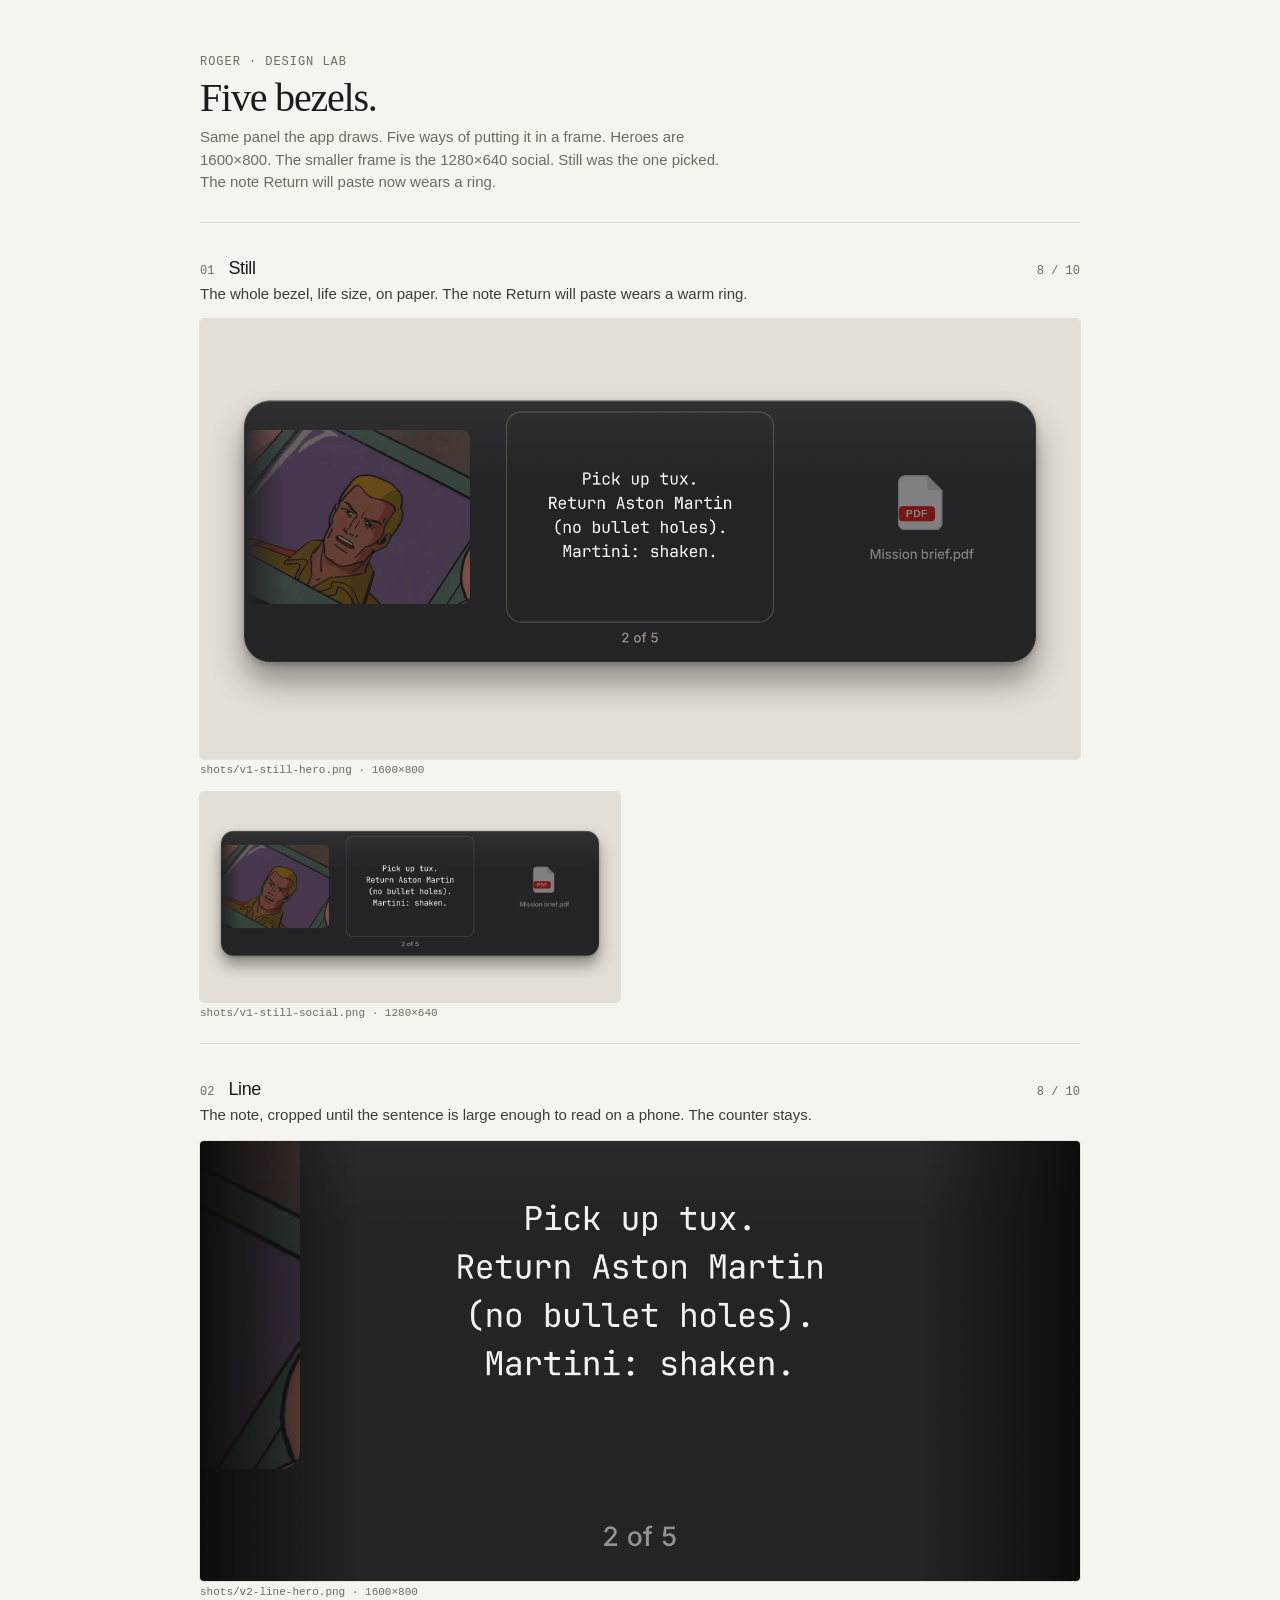
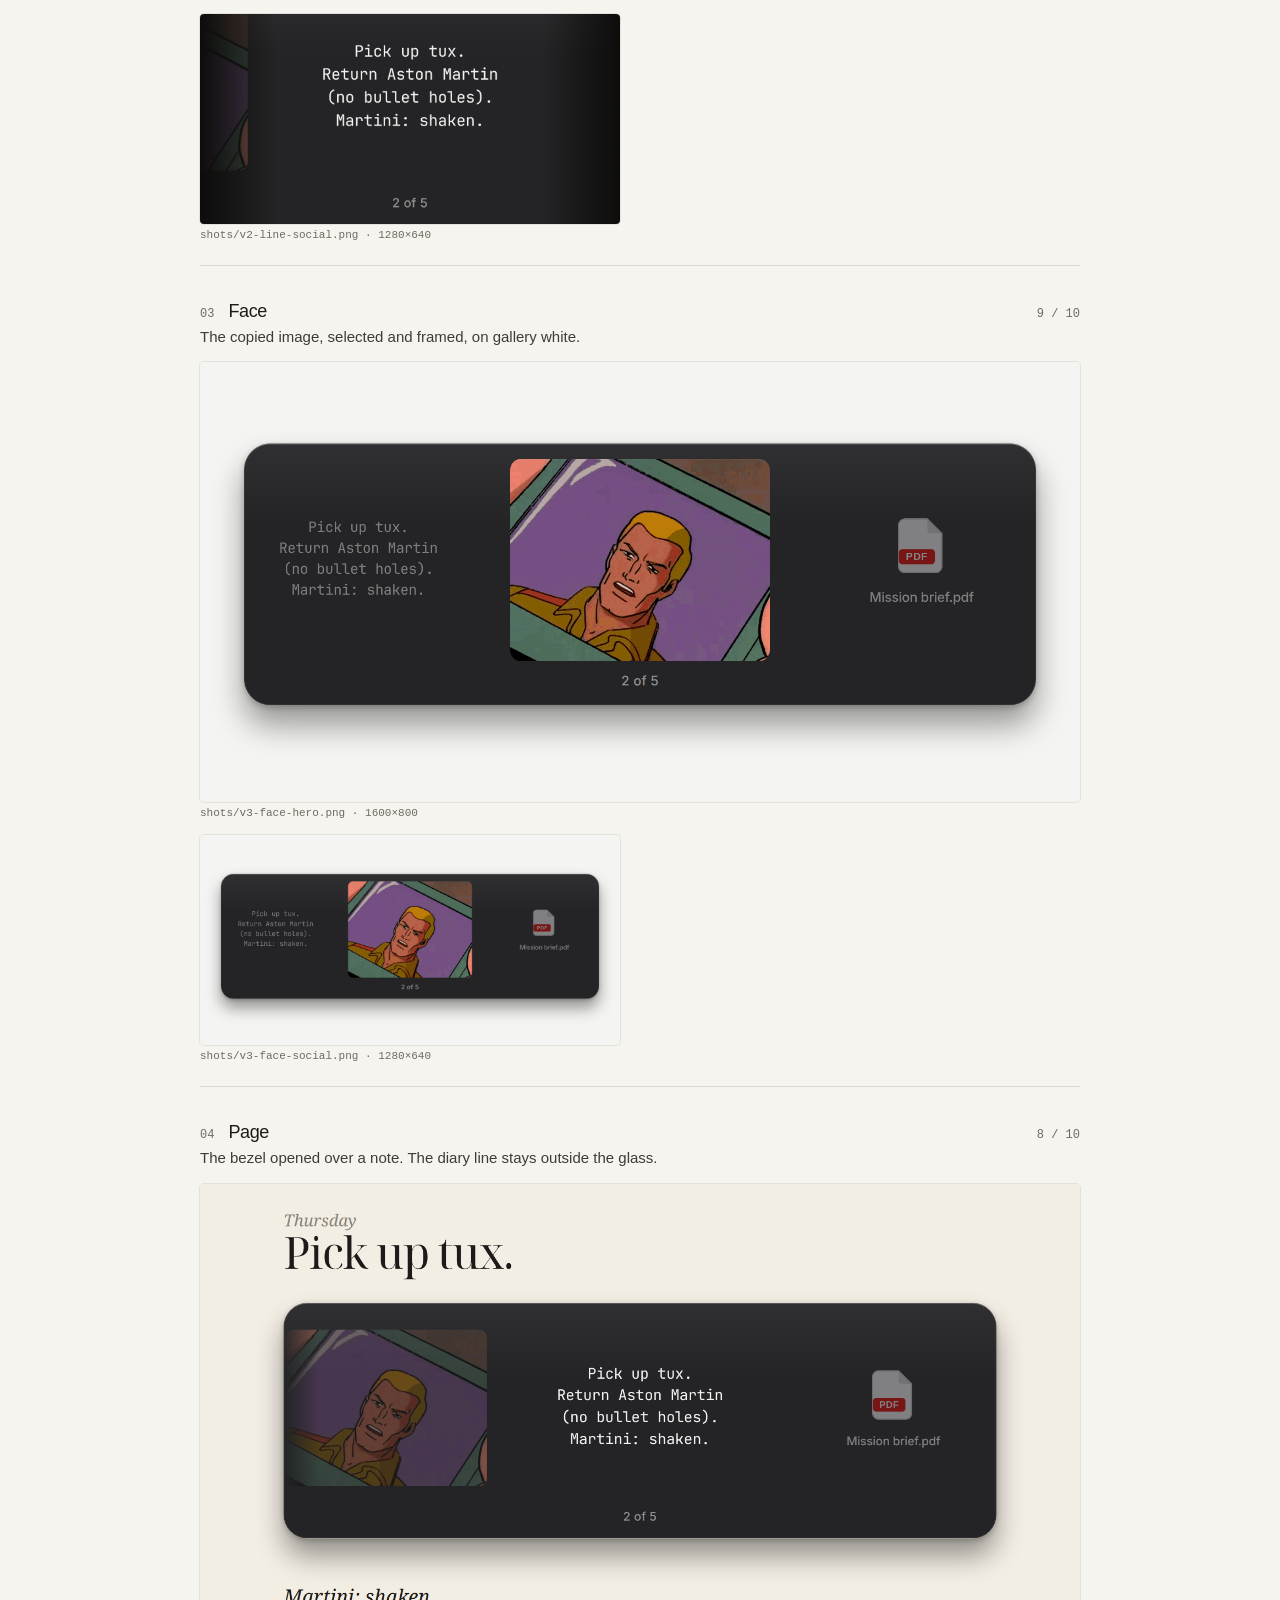
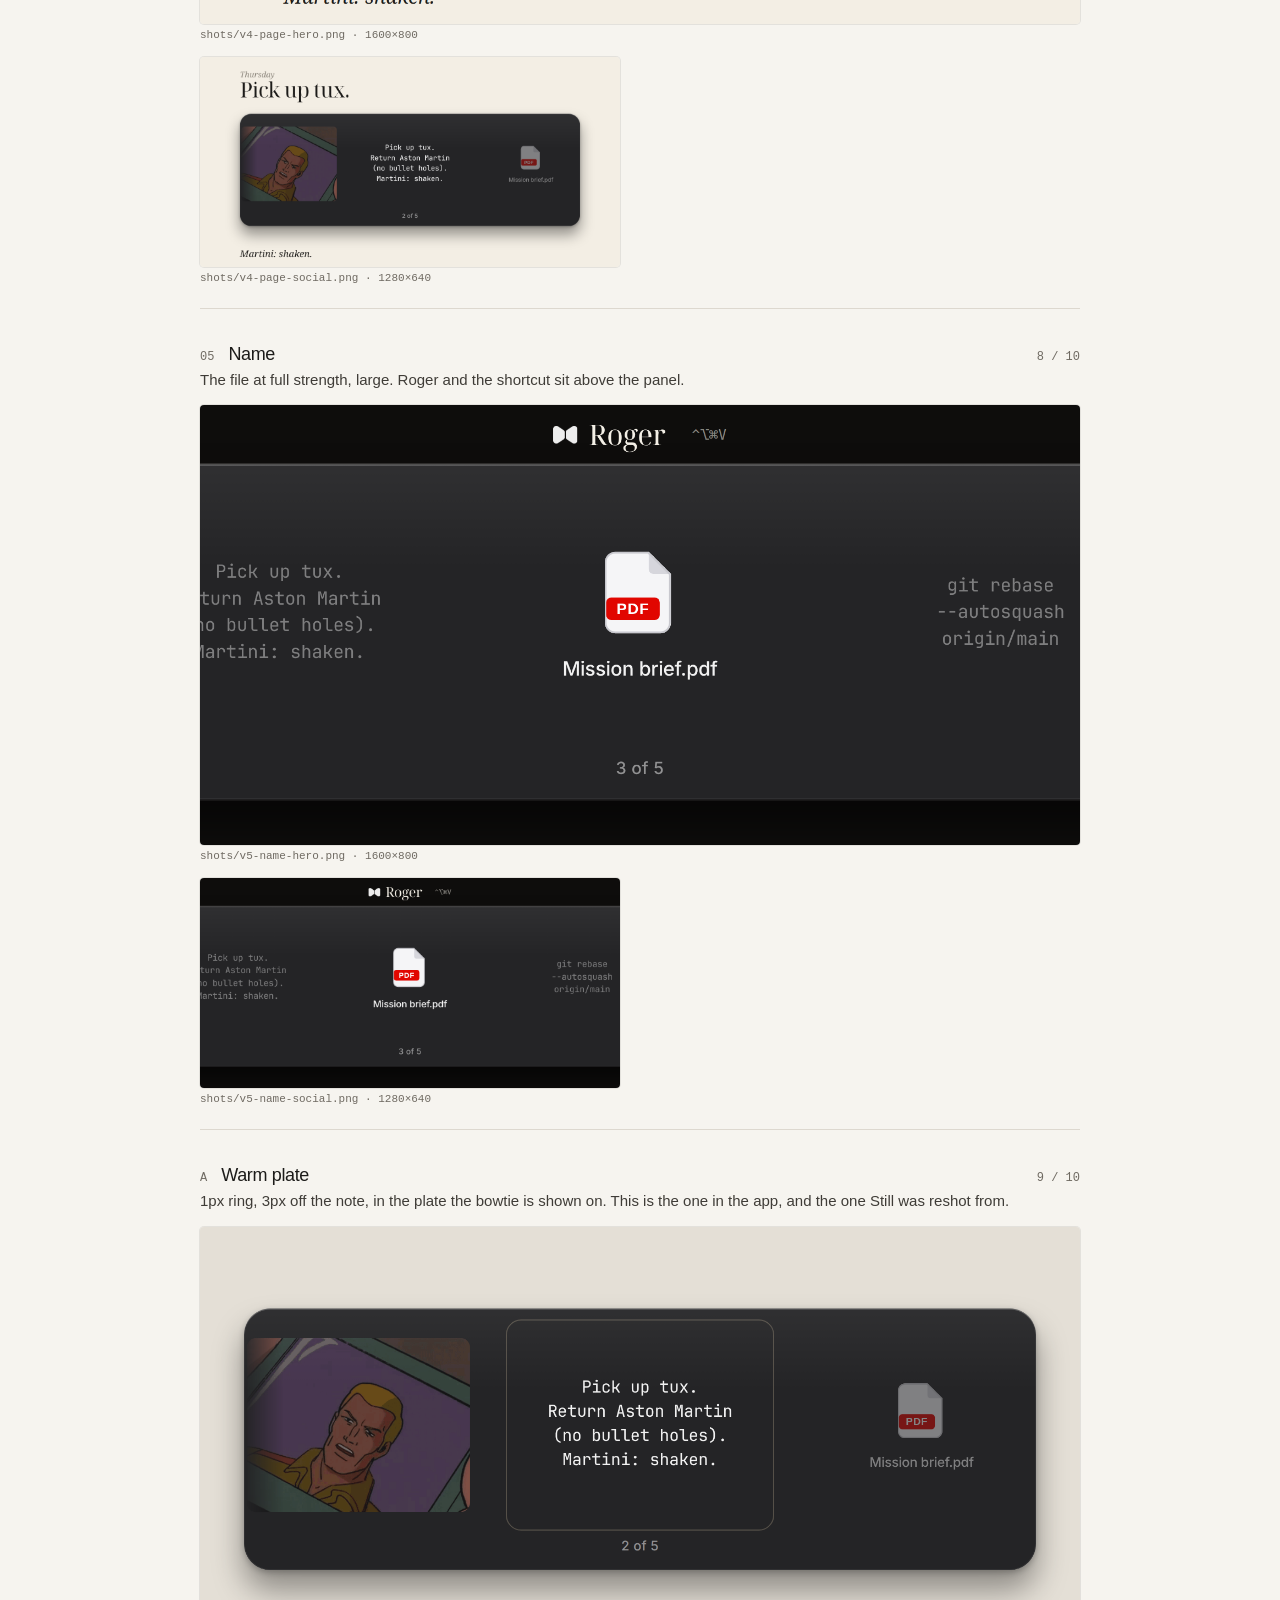
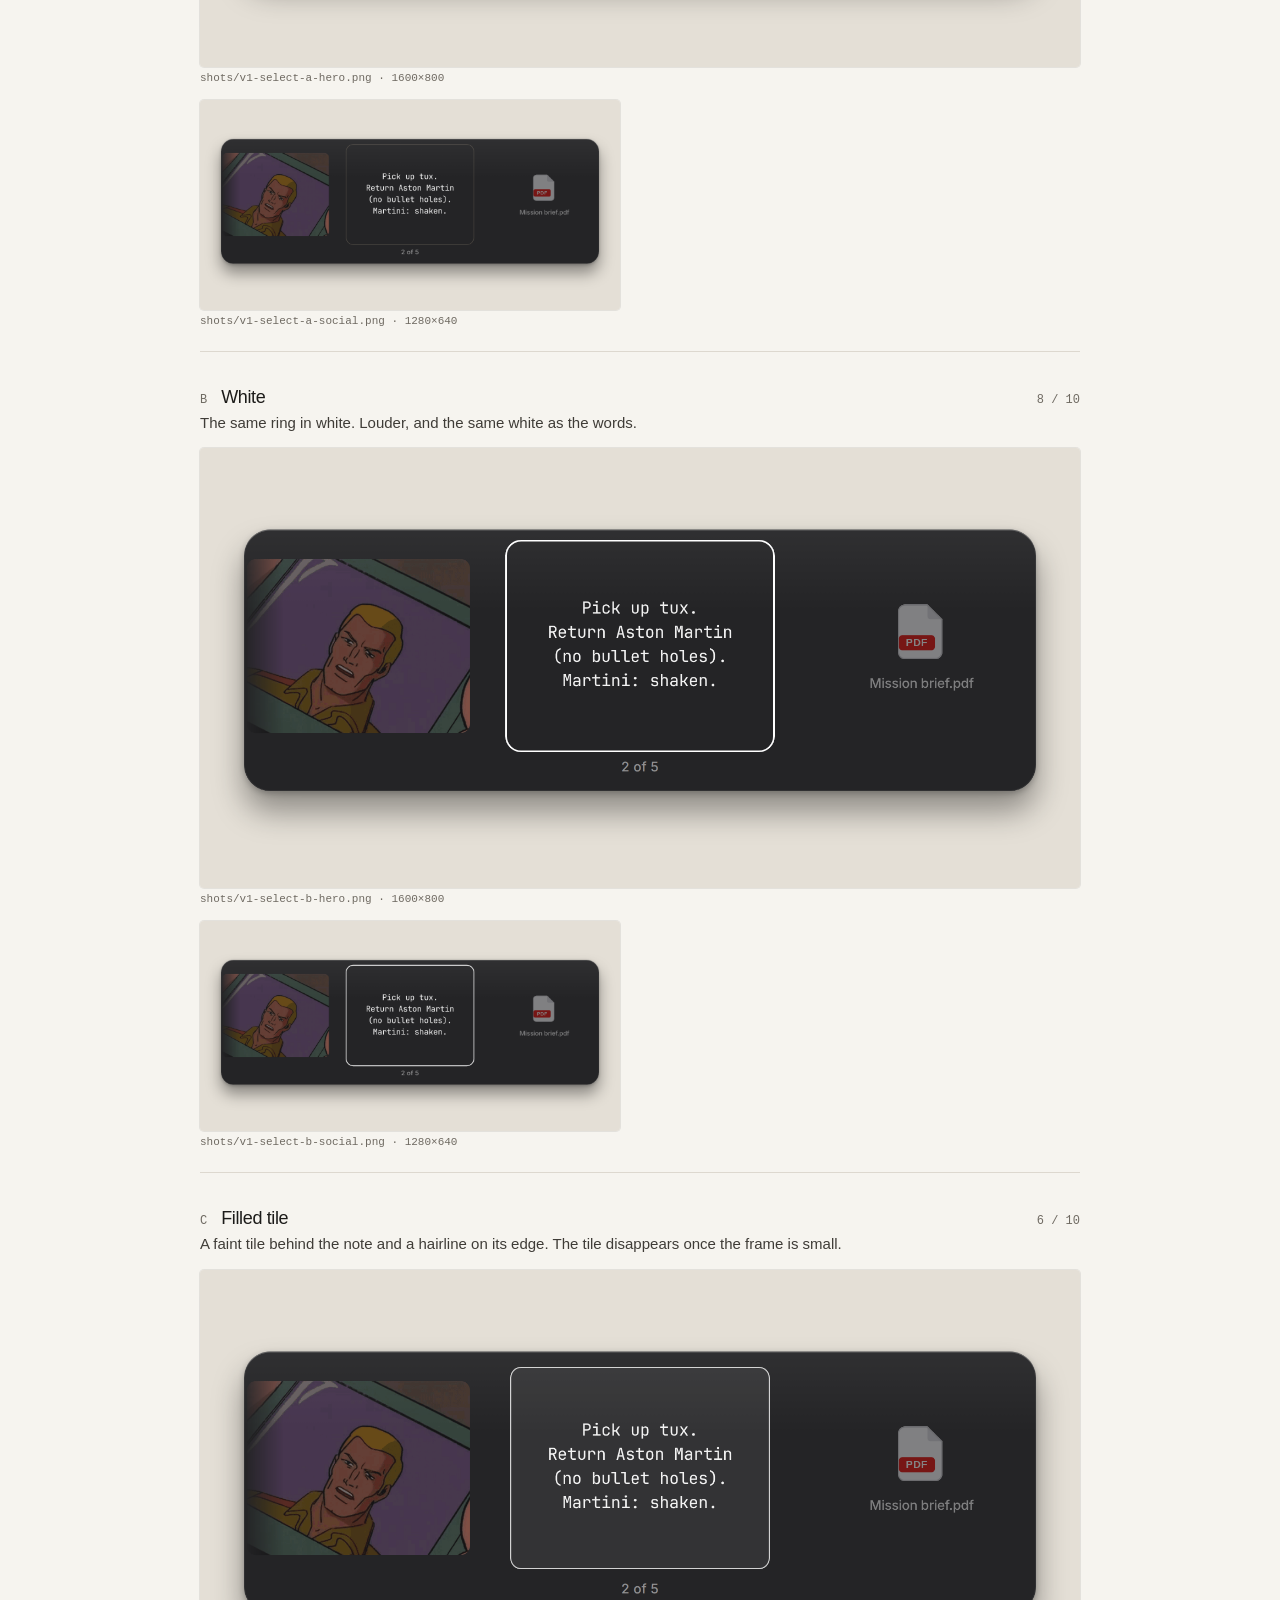
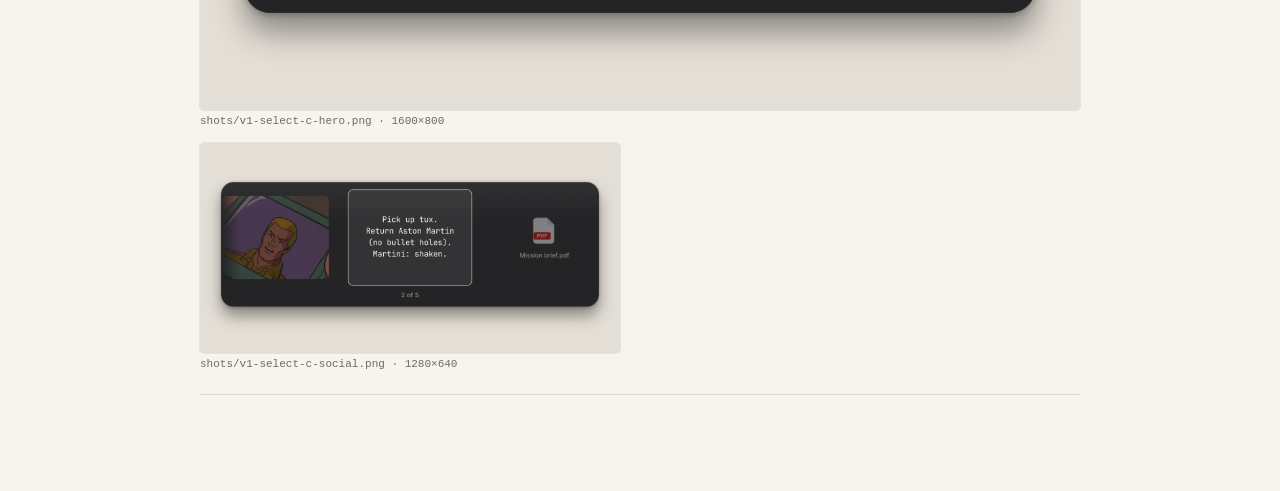
<file: lab/bezel-2/index.html>
<!DOCTYPE html>
<html lang="en">
<head>
<meta charset="utf-8">
<title>Roger · bezel, five ways</title>
<style>
  :root {
    --sans: Inter, -apple-system, "Helvetica Neue", sans-serif;
    --mono: "JetBrains Mono", ui-monospace, monospace;
    --serif: "Noto Serif Display", "Noto Serif", serif;
    --ink: #1C1B19;
    --muted: #6F6A62;
    --line: #DDD8CF;
    --paper: #F6F4EF;
  }
  * { box-sizing: border-box; }
  html, body { margin: 0; background: var(--paper); color: var(--ink); }
  body {
    font: 400 15px/1.5 var(--sans);
    -webkit-font-smoothing: antialiased;
  }
  .sheet { width: 880px; margin: 0 auto; padding: 56px 0 96px; }
  header { padding-bottom: 28px; border-bottom: 1px solid var(--line); }
  .eyebrow {
    margin: 0 0 10px;
    font: 500 12px/1 var(--mono);
    letter-spacing: 0.08em;
    text-transform: uppercase;
    color: var(--muted);
  }
  h1 {
    margin: 0 0 8px;
    font-family: var(--serif);
    font-weight: 400;
    font-size: 40px;
    line-height: 1;
    letter-spacing: -0.03em;
  }
  header p { margin: 0; max-width: 520px; color: var(--muted); }
  article { padding: 36px 0 8px; border-bottom: 1px solid var(--line); }
  .row { display: flex; align-items: baseline; gap: 14px; margin-bottom: 6px; }
  .num { font: 500 12px/1 var(--mono); color: var(--muted); }
  h2 { margin: 0; font: 500 18px/1 var(--sans); letter-spacing: -0.02em; }
  .score { margin-left: auto; font: 500 12px/1 var(--mono); color: var(--muted); }
  .idea { margin: 0 0 14px; color: #3F3C37; }
  figure { margin: 0 0 16px; }
  img { display: block; width: 100%; height: auto; }
  .hero {
    border-radius: 4px;
    box-shadow: 0 0 0 1px rgba(0, 0, 0, 0.08);
  }
  .pair { display: flex; gap: 16px; align-items: flex-end; }
  .social { width: 420px; }
  figcaption {
    margin-top: 6px;
    font: 400 11px/1 var(--mono);
    color: var(--muted);
  }
</style>
</head>
<body>
<div class="sheet">
  <header>
    <p class="eyebrow">Roger · design lab</p>
    <h1>Five bezels.</h1>
    <p>Same panel the app draws. Five ways of putting it in a frame. Heroes are 1600×800. The smaller frame is the 1280×640 social. Still was the one picked. The note Return will paste now wears a ring.</p>
  </header>

  <article>
    <div class="row"><span class="num">01</span><h2>Still</h2><span class="score">8 / 10</span></div>
    <p class="idea">The whole bezel, life size, on paper. The note Return will paste wears a warm ring.</p>
    <figure><img class="hero" src="shots/v1-still-hero.png" alt="Still. Roger's bezel on warm paper. A warm ring sits off the selected note, between a photograph and a PDF."><figcaption>shots/v1-still-hero.png · 1600×800</figcaption></figure>
    <figure class="social"><img class="hero" src="shots/v1-still-social.png" alt="Social crop of Still."><figcaption>shots/v1-still-social.png · 1280×640</figcaption></figure>
  </article>

  <article>
    <div class="row"><span class="num">02</span><h2>Line</h2><span class="score">8 / 10</span></div>
    <p class="idea">The note, cropped until the sentence is large enough to read on a phone. The counter stays.</p>
    <figure><img class="hero" src="shots/v2-line-hero.png" alt="Line. A close crop of the selected note inside the bezel, with the counter 2 of 5."><figcaption>shots/v2-line-hero.png · 1600×800</figcaption></figure>
    <figure class="social"><img class="hero" src="shots/v2-line-social.png" alt="Social crop of Line."><figcaption>shots/v2-line-social.png · 1280×640</figcaption></figure>
  </article>

  <article>
    <div class="row"><span class="num">03</span><h2>Face</h2><span class="score">9 / 10</span></div>
    <p class="idea">The copied image, selected and framed, on gallery white.</p>
    <figure><img class="hero" src="shots/v3-face-hero.png" alt="Face. The bezel with a portrait selected in the centre, a note and a PDF beside it."><figcaption>shots/v3-face-hero.png · 1600×800</figcaption></figure>
    <figure class="social"><img class="hero" src="shots/v3-face-social.png" alt="Social crop of Face."><figcaption>shots/v3-face-social.png · 1280×640</figcaption></figure>
  </article>

  <article>
    <div class="row"><span class="num">04</span><h2>Page</h2><span class="score">8 / 10</span></div>
    <p class="idea">The bezel opened over a note. The diary line stays outside the glass.</p>
    <figure><img class="hero" src="shots/v4-page-hero.png" alt="Page. A typeset Thursday note with the bezel between two lines of the diary."><figcaption>shots/v4-page-hero.png · 1600×800</figcaption></figure>
    <figure class="social"><img class="hero" src="shots/v4-page-social.png" alt="Social crop of Page."><figcaption>shots/v4-page-social.png · 1280×640</figcaption></figure>
  </article>

  <article>
    <div class="row"><span class="num">05</span><h2>Name</h2><span class="score">8 / 10</span></div>
    <p class="idea">The file at full strength, large. Roger and the shortcut sit above the panel.</p>
    <figure><img class="hero" src="shots/v5-name-hero.png" alt="Name. The bezel with a PDF selected, and the word Roger with the shortcut underneath."><figcaption>shots/v5-name-hero.png · 1600×800</figcaption></figure>
    <figure class="social"><img class="hero" src="shots/v5-name-social.png" alt="Social crop of Name."><figcaption>shots/v5-name-social.png · 1280×640</figcaption></figure>
  </article>

  <article>
    <div class="row"><span class="num">A</span><h2>Warm plate</h2><span class="score">9 / 10</span></div>
    <p class="idea">1px ring, 3px off the note, in the plate the bowtie is shown on. This is the one in the app, and the one Still was reshot from.</p>
    <figure><img class="hero" src="shots/v1-select-a-hero.png" alt="Selection A. A warm ring around the selected note, held off the type."><figcaption>shots/v1-select-a-hero.png · 1600×800</figcaption></figure>
    <figure class="social"><img class="hero" src="shots/v1-select-a-social.png" alt="Social crop of selection A."><figcaption>shots/v1-select-a-social.png · 1280×640</figcaption></figure>
  </article>

  <article>
    <div class="row"><span class="num">B</span><h2>White</h2><span class="score">8 / 10</span></div>
    <p class="idea">The same ring in white. Louder, and the same white as the words.</p>
    <figure><img class="hero" src="shots/v1-select-b-hero.png" alt="Selection B. A white ring around the selected note."><figcaption>shots/v1-select-b-hero.png · 1600×800</figcaption></figure>
    <figure class="social"><img class="hero" src="shots/v1-select-b-social.png" alt="Social crop of selection B."><figcaption>shots/v1-select-b-social.png · 1280×640</figcaption></figure>
  </article>

  <article>
    <div class="row"><span class="num">C</span><h2>Filled tile</h2><span class="score">6 / 10</span></div>
    <p class="idea">A faint tile behind the note and a hairline on its edge. The tile disappears once the frame is small.</p>
    <figure><img class="hero" src="shots/v1-select-c-hero.png" alt="Selection C. A faint filled tile and a thin ring on the selected note."><figcaption>shots/v1-select-c-hero.png · 1600×800</figcaption></figure>
    <figure class="social"><img class="hero" src="shots/v1-select-c-social.png" alt="Social crop of selection C."><figcaption>shots/v1-select-c-social.png · 1280×640</figcaption></figure>
  </article>
</div>
</body>
</html>
</file>
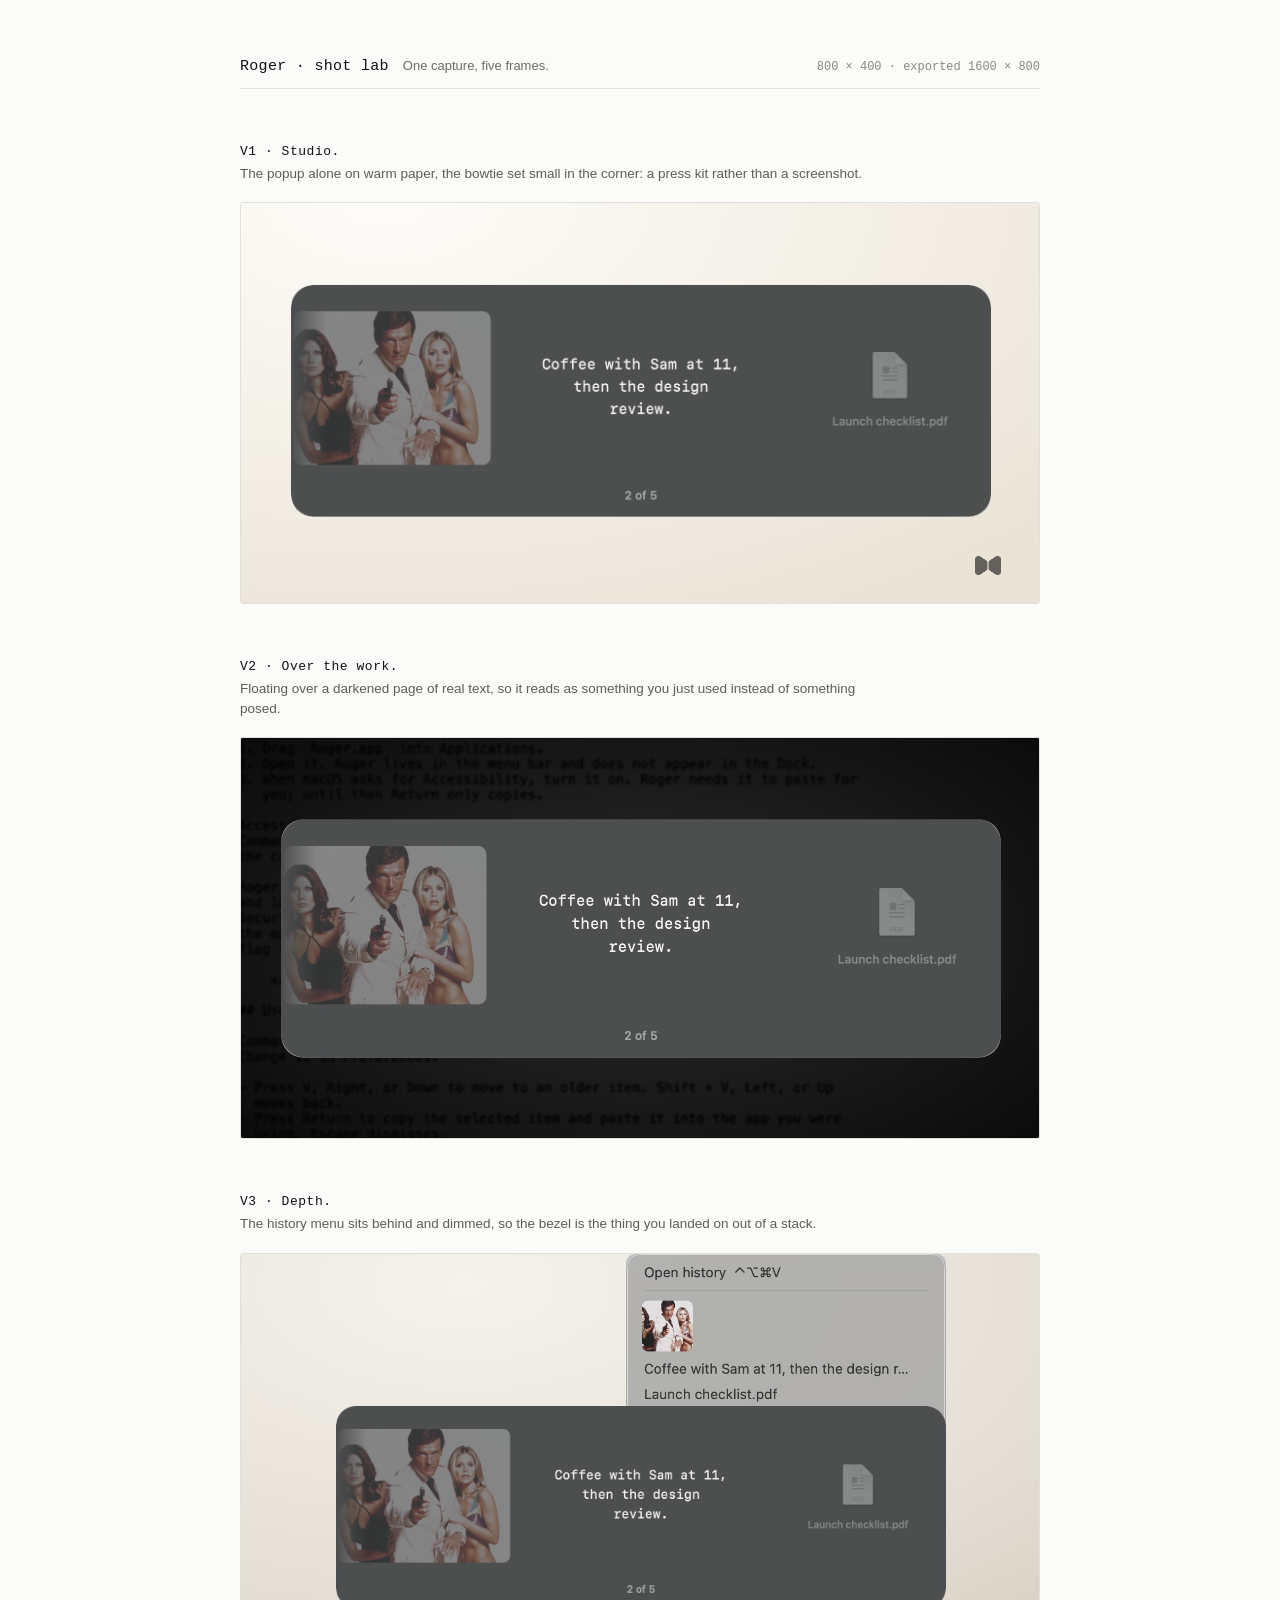
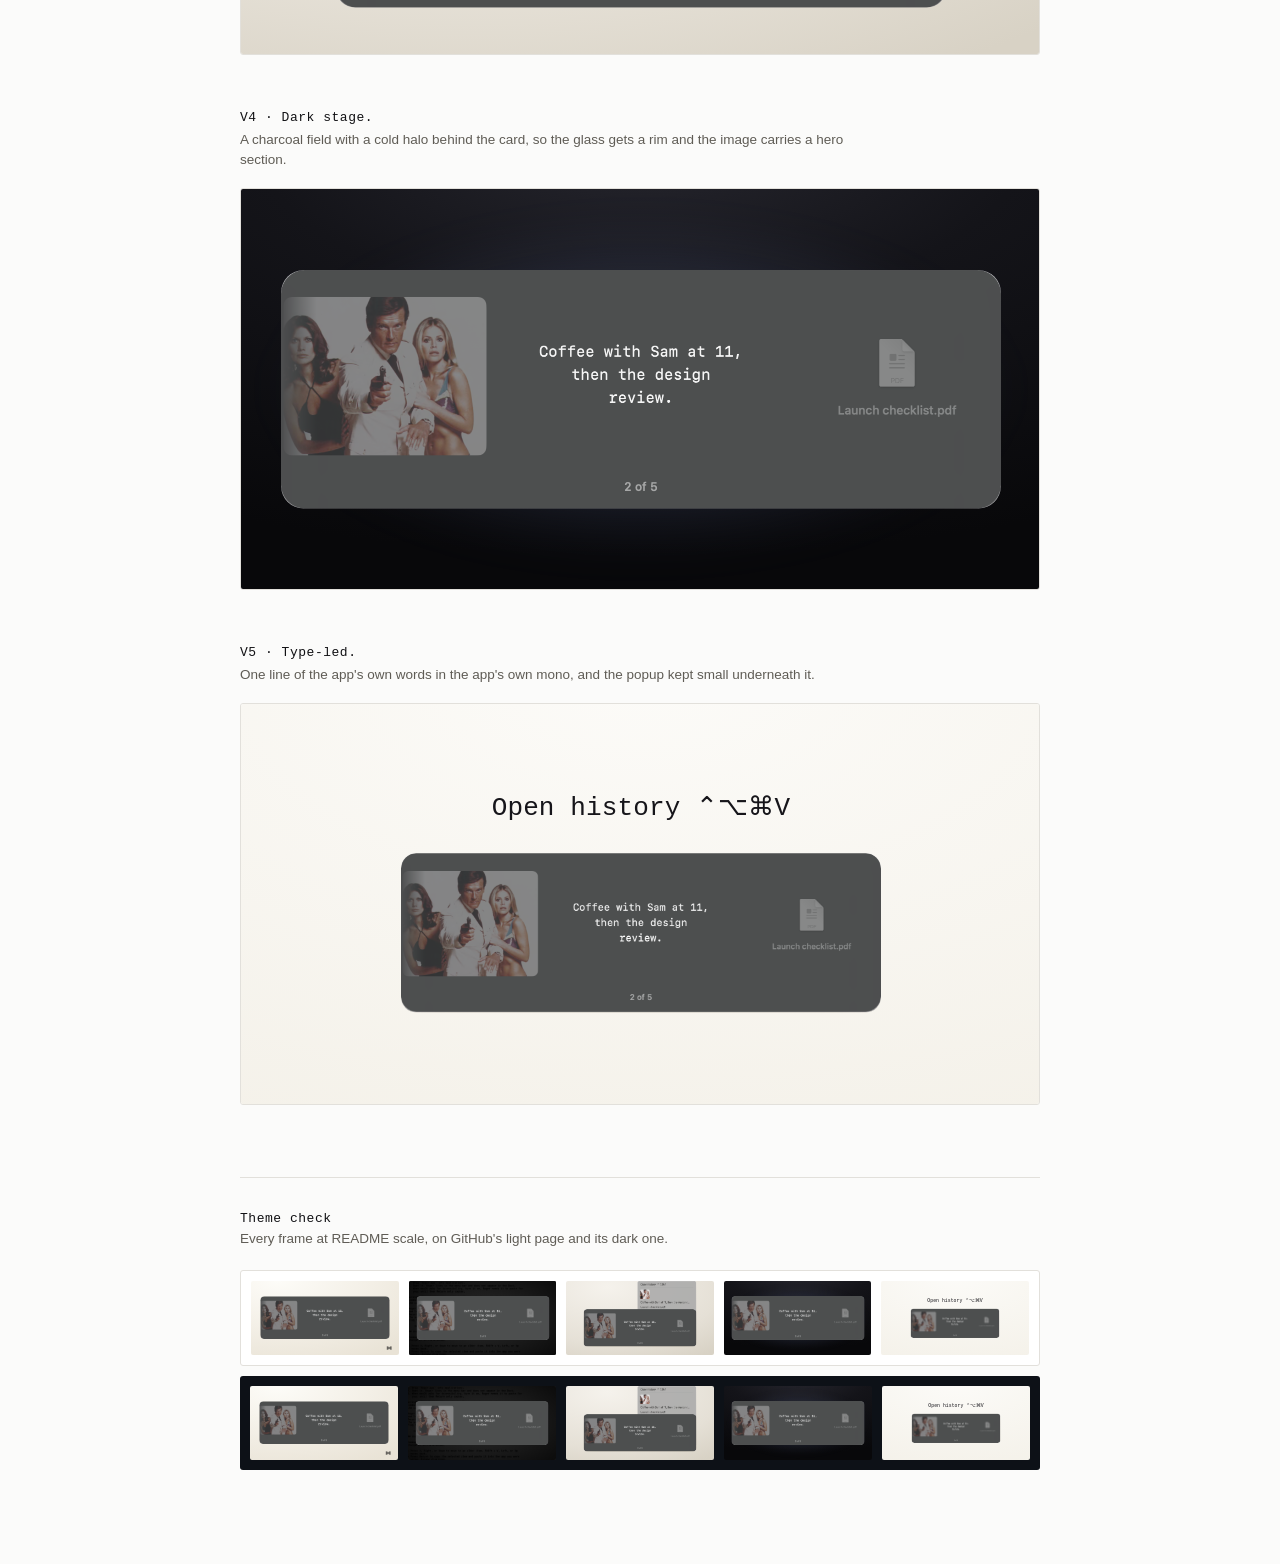
<file: lab/shot-lab.html>
<!DOCTYPE html>
<html lang="en">
<head>
<meta charset="utf-8">
<title>Roger · shot lab</title>
<style>
  :root{
    --mono: ui-monospace, "SF Mono", SFMono-Regular, Menlo, monospace;
    --sans: -apple-system, BlinkMacSystemFont, "Helvetica Neue", Arial, sans-serif;
    --stage-w: 800px;
    --stage-h: 400px;
  }
  *{ box-sizing: border-box; }
  html, body{ margin:0; }
  body{
    background:#FBFBFA;
    color:#111114;
    font: 400 14px/1.5 var(--sans);
    -webkit-font-smoothing: antialiased;
  }
  .wrap{ width:800px; margin:0 auto; padding:56px 0 84px; }
  .mast{ display:flex; align-items:baseline; gap:14px; padding:0 0 12px; border-bottom:1px solid #E2E0DB; }
  .mast h1{ font: 500 15px/1 var(--mono); letter-spacing:.02em; margin:0; }
  .mast p{ margin:0; color:#6E6B64; font-size:13px; }
  .mast .spacer{ margin-left:auto; color:#8C8880; font: 400 12px/1 var(--mono); }

  .entry{ padding:56px 0 0; }
  .tag{ font: 500 13px/1 var(--mono); letter-spacing:.04em; margin:0 0 6px; }
  .idea{ margin:0 0 18px; color:#5F5C55; font-size:13.5px; max-width:640px; }
  .frame{ border:1px solid #E2E0DB; border-radius:3px; overflow:hidden; line-height:0; }

  .stage{
    position:relative;
    width:var(--stage-w); height:var(--stage-h);
    overflow:hidden;
    isolation:isolate;
  }
  .stage img{ display:block; -webkit-user-drag:none; user-select:none; }
  .pop{
    position:absolute;
    width:var(--pw);
    height:auto;
    border-radius: calc(var(--pw) * var(--rf));
    clip-path: inset(0 round calc(var(--pw) * var(--rf)));
  }
  .s1 .pop, .s2 .pop, .s3 .pop, .s4 .pop, .s5 .pop{ --rf: .0310; }

  .s1{ background: radial-gradient(118% 120% at 18% 0%, #FDFCF8 0%, #F3EFE6 54%, #E9E3D6 100%); }
  .s1 .pop{
    --pw: 700px; left:50px; top:82px;
    box-shadow: 0 0 0 1px rgba(56,44,26,.08),
                0 34px 64px -18px rgba(56,44,26,.50),
                0 10px 22px -8px rgba(56,44,26,.28),
                0 1px 2px rgba(56,44,26,.18);
  }
  .s1 .mark{ position:absolute; right:40px; bottom:28px; width:26px; opacity:.62; }

  .s2{ background:#0B0B0C; }
  .s2 .work{
    position:absolute; left:-11px; top:-11px; width:822px; height:422px;
    object-fit:cover;
    filter: brightness(.21) saturate(.3) contrast(1.08) blur(1.1px);
  }
  .s2 .veil{
    position:absolute; inset:0;
    background: radial-gradient(70% 78% at 50% 50%, rgba(0,0,0,.10) 0%, rgba(0,0,0,.80) 100%);
  }
  .s2 .pop{
    --pw: 720px; left:40px; top:81px;
    box-shadow: 0 40px 74px -10px rgba(0,0,0,.92),
                0 10px 24px rgba(0,0,0,.7),
                0 0 0 1px rgba(255,255,255,.08);
  }

  .s3{ background: radial-gradient(112% 112% at 28% 8%, #F5F2EC 0%, #E5E0D6 68%, #D8D2C5 100%); }
  .s3 .menu{
    position:absolute; right:95px; top:0; width:320px;
    border-radius: calc(320px * .026);
    clip-path: inset(0 round calc(320px * .026));
    filter: saturate(.78) brightness(.94);
    opacity:.86;
    box-shadow: 0 26px 52px -20px rgba(50,40,24,.46), 0 6px 14px -6px rgba(50,40,24,.22);
  }
  .s3 .pop{
    --pw: 610px; left:95px; top:152px;
    box-shadow: 0 44px 74px -22px rgba(50,40,24,.50),
                0 12px 24px -12px rgba(50,40,24,.28);
  }

  .s4{ background: radial-gradient(120% 104% at 50% -12%, #26262E 0%, #141419 40%, #08080A 100%); }
  .s4 .glow{
    position:absolute; left:50%; top:50%; width:940px; height:430px;
    transform: translate(-50%,-50%);
    background: radial-gradient(closest-side, rgba(150,176,255,.30), rgba(150,176,255,.08) 54%, rgba(150,176,255,0) 80%);
    filter: blur(20px);
  }
  .s4 .pop{
    --pw: 720px; left:40px; top:81px;
    box-shadow: 0 0 0 1px rgba(255,255,255,.24),
                0 0 58px -6px rgba(150,175,255,.24),
                0 30px 56px -10px rgba(0,0,0,.92),
                0 8px 18px -2px rgba(0,0,0,.8);
  }

  .s5{ background: radial-gradient(124% 124% at 50% -6%, #FCFBF8 0%, #F4F1E9 100%); }
  .s5 .lead{
    position:absolute; left:0; right:0; top:91px;
    text-align:center;
    font: 500 26px/1 var(--mono);
    letter-spacing:.005em;
    color:#16151A;
  }
  .s5 .pop{
    --pw: 480px; left:160px; top:149px;
    box-shadow: 0 0 0 1px rgba(56,44,26,.07),
                0 26px 48px -14px rgba(56,44,26,.44),
                0 8px 18px -6px rgba(56,44,26,.26);
  }

  .theme{ margin-top:72px; border-top:1px solid #E2E0DB; padding-top:34px; }
  .theme h2{ font: 500 13px/1 var(--mono); letter-spacing:.04em; margin:0 0 4px; }
  .theme p{ margin:0 0 20px; color:#5F5C55; font-size:13.5px; max-width:640px; }
  .row{ display:flex; gap:10px; align-items:flex-end; padding:10px; border-radius:3px; margin-bottom:10px; }
  .row.light{ background:#FFFFFF; border:1px solid #E2E0DB; }
  .row.dark{ background:#0D1117; }
  .row .cell{ width:148px; height:74px; overflow:hidden; position:relative; border-radius:2px; }
  .row .cell .stage{ transform: scale(.185); transform-origin: 0 0; }

  html[data-shot] body{ background:#000; }
  html[data-shot] .wrap{ width:auto; margin:0; padding:0; }
  html[data-shot] .mast, html[data-shot] .tag, html[data-shot] .idea,
  html[data-shot] .theme, html[data-shot] .entry:not(.on){ display:none; }
  html[data-shot] .entry.on{ padding:0; }
  html[data-shot] .frame{ border:0; border-radius:0; }
</style>
</head>
<body>
<div class="wrap">

  <header class="mast">
    <h1>Roger · shot lab</h1>
    <p>One capture, five frames.</p>
    <span class="spacer">800 × 400 · exported 1600 × 800</span>
  </header>

  <section class="entry" id="v1">
    <p class="tag">V1 · Studio.</p>
    <p class="idea">The popup alone on warm paper, the bowtie set small in the corner: a press kit rather than a screenshot.</p>
    <div class="frame"><div class="stage s1">
      <img class="pop" src="assets/popup.png" alt="Roger's bezel open on a text item">
      <img class="mark" src="assets/mark.png" alt="">
    </div></div>
  </section>

  <section class="entry" id="v2">
    <p class="tag">V2 · Over the work.</p>
    <p class="idea">Floating over a darkened page of real text, so it reads as something you just used instead of something posed.</p>
    <div class="frame"><div class="stage s2">
      <img class="work" src="assets/work.png" alt="">
      <div class="veil"></div>
      <img class="pop" src="assets/popup.png" alt="Roger's bezel over a page of text">
    </div></div>
  </section>

  <section class="entry" id="v3">
    <p class="tag">V3 · Depth.</p>
    <p class="idea">The history menu sits behind and dimmed, so the bezel is the thing you landed on out of a stack.</p>
    <div class="frame"><div class="stage s3">
      <img class="menu" src="assets/menu.png" alt="Roger's menu-bar menu, dimmed behind the bezel">
      <img class="pop" src="assets/popup.png" alt="Roger's bezel in front of the menu">
    </div></div>
  </section>

  <section class="entry" id="v4">
    <p class="tag">V4 · Dark stage.</p>
    <p class="idea">A charcoal field with a cold halo behind the card, so the glass gets a rim and the image carries a hero section.</p>
    <div class="frame"><div class="stage s4">
      <div class="glow"></div>
      <img class="pop" src="assets/popup.png" alt="Roger's bezel lit on charcoal">
    </div></div>
  </section>

  <section class="entry" id="v5">
    <p class="tag">V5 · Type-led.</p>
    <p class="idea">One line of the app's own words in the app's own mono, and the popup kept small underneath it.</p>
    <div class="frame"><div class="stage s5">
      <div class="lead">Open history ⌃⌥⌘V</div>
      <img class="pop" src="assets/popup.png" alt="Roger's bezel under the app's shortcut line">
    </div></div>
  </section>

  <section class="theme">
    <h2>Theme check</h2>
    <p>Every frame at README scale, on GitHub's light page and its dark one.</p>
    <div class="row light" id="row-light"></div>
    <div class="row dark" id="row-dark"></div>
  </section>

</div>

<script>
  const shot = new URLSearchParams(location.search).get('shot');
  if (shot) {
    document.documentElement.dataset.shot = shot;
    document.getElementById(shot)?.classList.add('on');
  } else {
    for (const id of ['row-light', 'row-dark']) {
      const row = document.getElementById(id);
      for (const entry of document.querySelectorAll('.entry')) {
        const cell = document.createElement('div');
        cell.className = 'cell';
        const clone = entry.querySelector('.stage').cloneNode(true);
        cell.append(clone);
        row.append(cell);
        cell.querySelector('.stage').style.cssText = 'transform:scale(.185);transform-origin:0 0';
        cell.querySelectorAll('img').forEach(i => i.removeAttribute('alt'));
      }
    }
  }
</script>
</body>
</html>
</file>
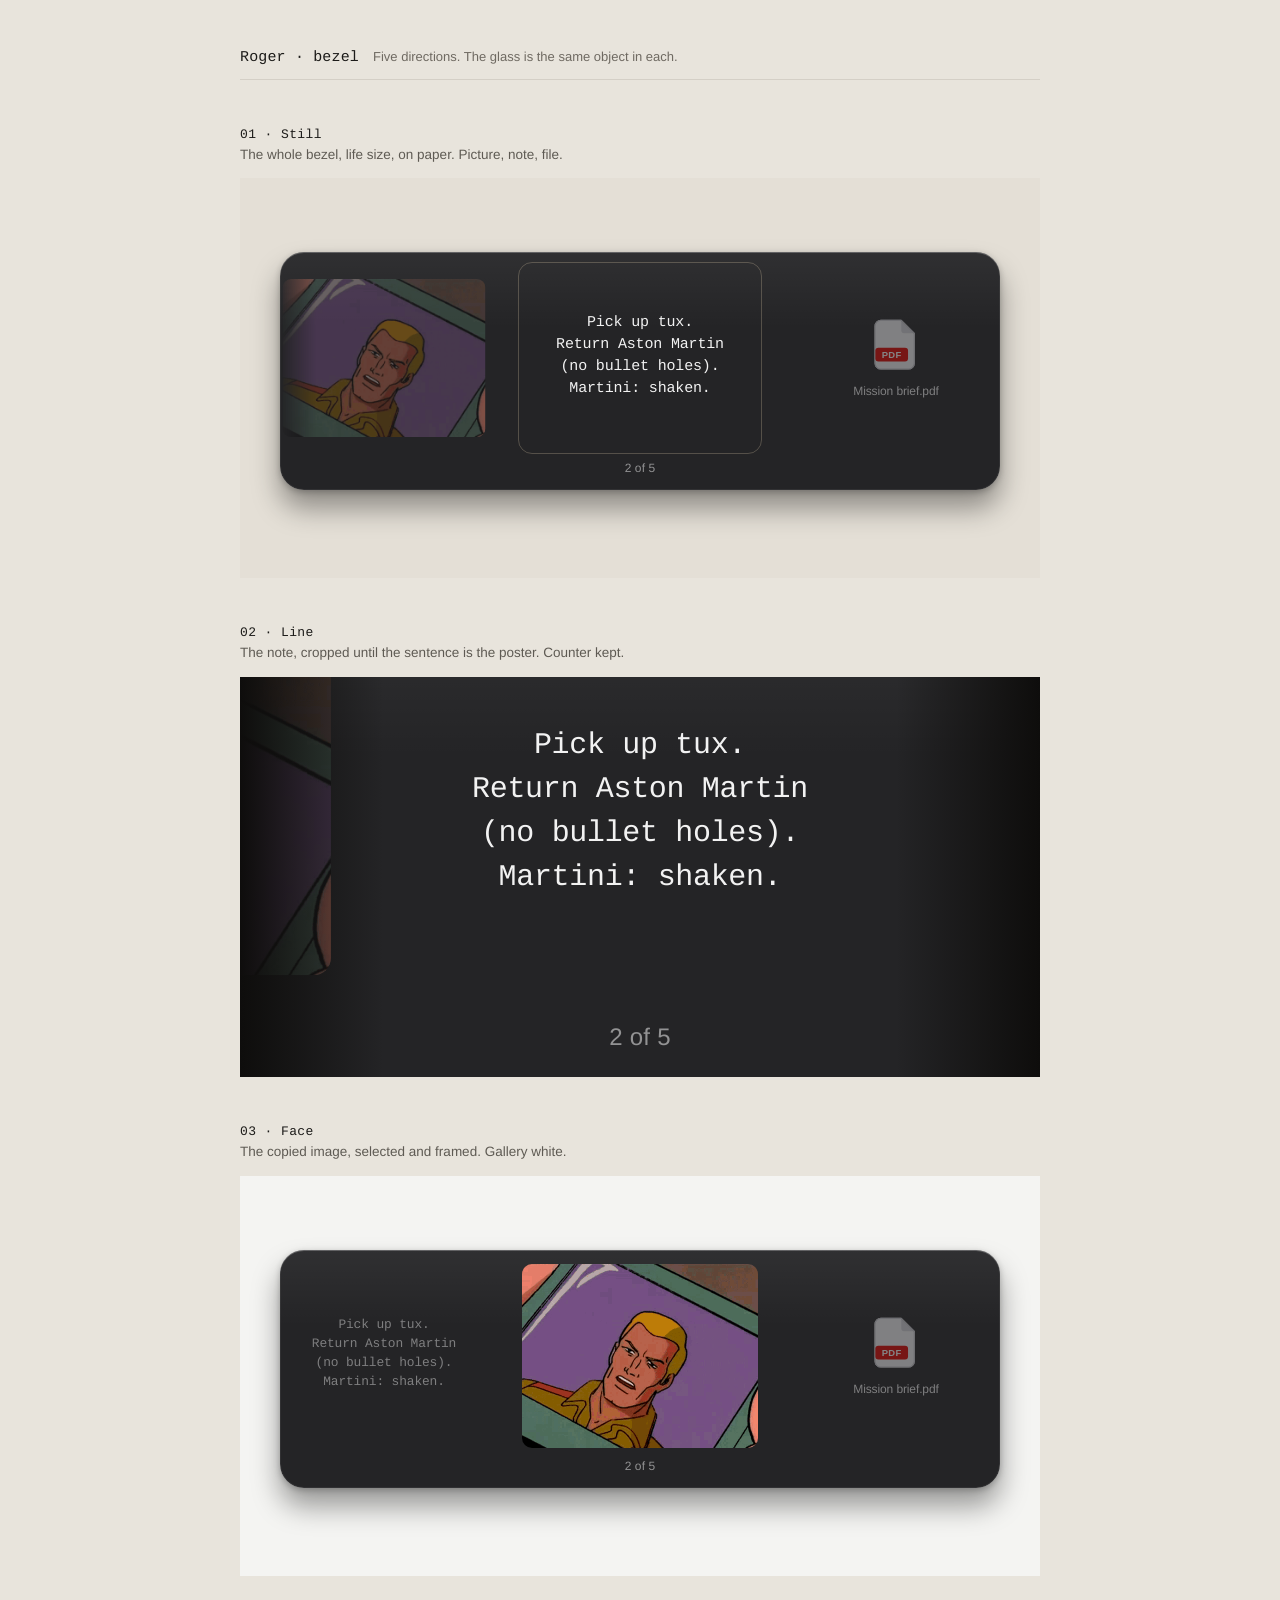
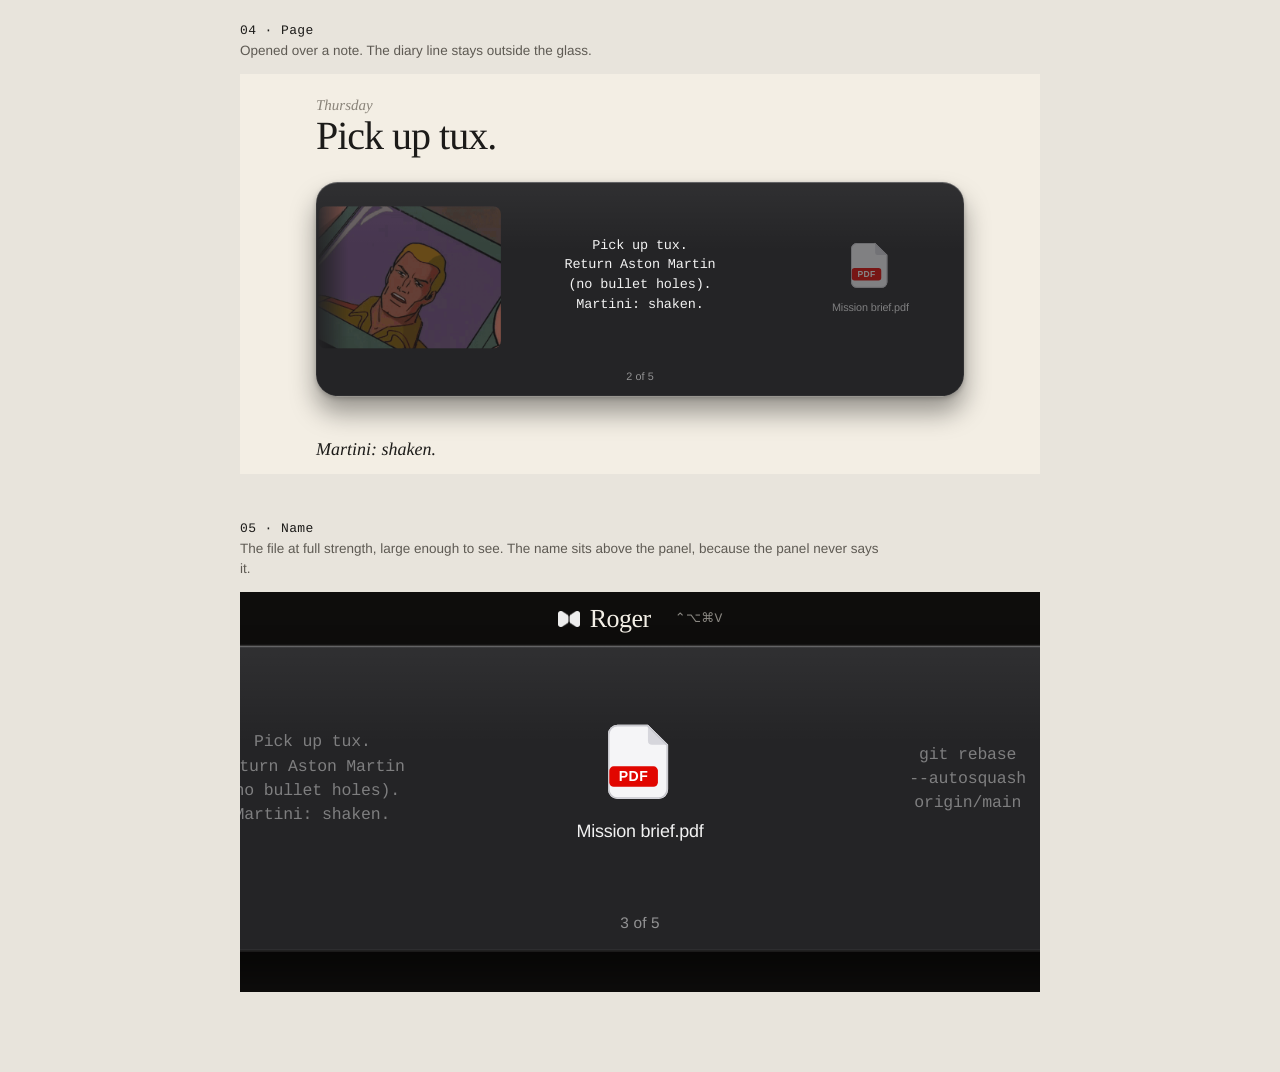
<file: lab/bezel-2/frames.html>
<!DOCTYPE html>
<html lang="en">
<head>
<meta charset="utf-8">
<title>Roger · bezel lab</title>
<link rel="stylesheet" href="bezel.css">
<link rel="stylesheet" href="frames.css">
</head>
<body>
<div class="lab">

  <header class="mast">
    <h1>Roger · bezel</h1>
    <p>Five directions. The glass is the same object in each.</p>
  </header>

  <section class="entry" id="v1">
    <h2>01 · Still</h2>
    <p class="idea">The whole bezel, life size, on paper. Picture, note, file.</p>
    <div class="stage v1">
      <div class="bezel select-a">
        <div class="surface">
          <div class="ring"></div>
          <div class="strip">
            <div class="item image pos-l"><img src="assets/portrait.png" alt=""></div>
            <div class="item text pos-c"><p>Pick up tux.<br>Return Aston Martin<br>(no bullet holes).<br>Martini: shaken.</p></div>
            <div class="item file pos-r">
              <img class="glyph" src="assets/pdf.svg" alt="">
              <span class="name">Mission brief.pdf</span>
            </div>
          </div>
          <p class="counter">2 of 5</p>
        </div>
      </div>
    </div>
  </section>

  <section class="entry" id="v2">
    <h2>02 · Line</h2>
    <p class="idea">The note, cropped until the sentence is the poster. Counter kept.</p>
    <div class="stage v2">
      <div class="bezel">
        <div class="surface">
          <div class="strip">
            <div class="item image pos-l"><img src="assets/portrait.png" alt=""></div>
            <div class="item text pos-c"><p>Pick up tux.<br>Return Aston Martin<br>(no bullet holes).<br>Martini: shaken.</p></div>
            <div class="item file pos-r">
              <img class="glyph" src="assets/pdf.svg" alt="">
              <span class="name">Mission brief.pdf</span>
            </div>
          </div>
          <p class="counter">2 of 5</p>
        </div>
      </div>
      <div class="veil"></div>
    </div>
  </section>

  <section class="entry" id="v3">
    <h2>03 · Face</h2>
    <p class="idea">The copied image, selected and framed. Gallery white.</p>
    <div class="stage v3">
      <div class="bezel">
        <div class="surface">
          <div class="strip">
            <div class="item text pos-l"><p>Pick up tux.<br>Return Aston Martin<br>(no bullet holes).<br>Martini: shaken.</p></div>
            <div class="item image pos-c"><img src="assets/portrait.png" alt=""></div>
            <div class="item file pos-r">
              <img class="glyph" src="assets/pdf.svg" alt="">
              <span class="name">Mission brief.pdf</span>
            </div>
          </div>
          <p class="counter">2 of 5</p>
        </div>
      </div>
    </div>
  </section>

  <section class="entry" id="v4">
    <h2>04 · Page</h2>
    <p class="idea">Opened over a note. The diary line stays outside the glass.</p>
    <div class="stage v4">
      <p class="kicker">Thursday</p>
      <p class="lead">Pick up tux.</p>
      <div class="bezel">
        <div class="surface">
          <div class="strip">
            <div class="item image pos-l"><img src="assets/portrait.png" alt=""></div>
            <div class="item text pos-c"><p>Pick up tux.<br>Return Aston Martin<br>(no bullet holes).<br>Martini: shaken.</p></div>
            <div class="item file pos-r">
              <img class="glyph" src="assets/pdf.svg" alt="">
              <span class="name">Mission brief.pdf</span>
            </div>
          </div>
          <p class="counter">2 of 5</p>
        </div>
      </div>
      <p class="tail">Martini: shaken.</p>
    </div>
  </section>

  <section class="entry" id="v5">
    <h2>05 · Name</h2>
    <p class="idea">The file at full strength, large enough to see. The name sits above the panel, because the panel never says it.</p>
    <div class="stage v5">
      <div class="bezel">
        <div class="surface">
          <div class="strip">
            <div class="item text pos-l"><p>Pick up tux.<br>Return Aston Martin<br>(no bullet holes).<br>Martini: shaken.</p></div>
            <div class="item file pos-c">
              <img class="glyph" src="assets/pdf.svg" alt="">
              <span class="name">Mission brief.pdf</span>
            </div>
            <div class="item text pos-r"><p>git rebase<br>--autosquash<br>origin/main</p></div>
          </div>
          <p class="counter">3 of 5</p>
        </div>
      </div>
      <div class="lockup">
        <img class="mark" src="../assets/mark.png" alt="">
        <span class="name">Roger</span>
        <span class="keys">⌃⌥⌘V</span>
      </div>
    </div>
  </section>

</div>
<script>
  const params = new URLSearchParams(location.search);
  const shot = params.get("shot");
  if (shot) {
    document.documentElement.dataset.shot = shot;
    document.documentElement.dataset.frame = params.get("frame") || "hero";
    const stage = document.getElementById(shot)?.querySelector(".stage");
    stage?.classList.add("on");
    const select = params.get("select");
    if (select) {
      const bezel = stage?.querySelector(".bezel");
      bezel?.classList.remove("select-a", "select-b", "select-c");
      bezel?.classList.add("select-" + select);
    }
  }
</script>
</body>
</html>
</file>
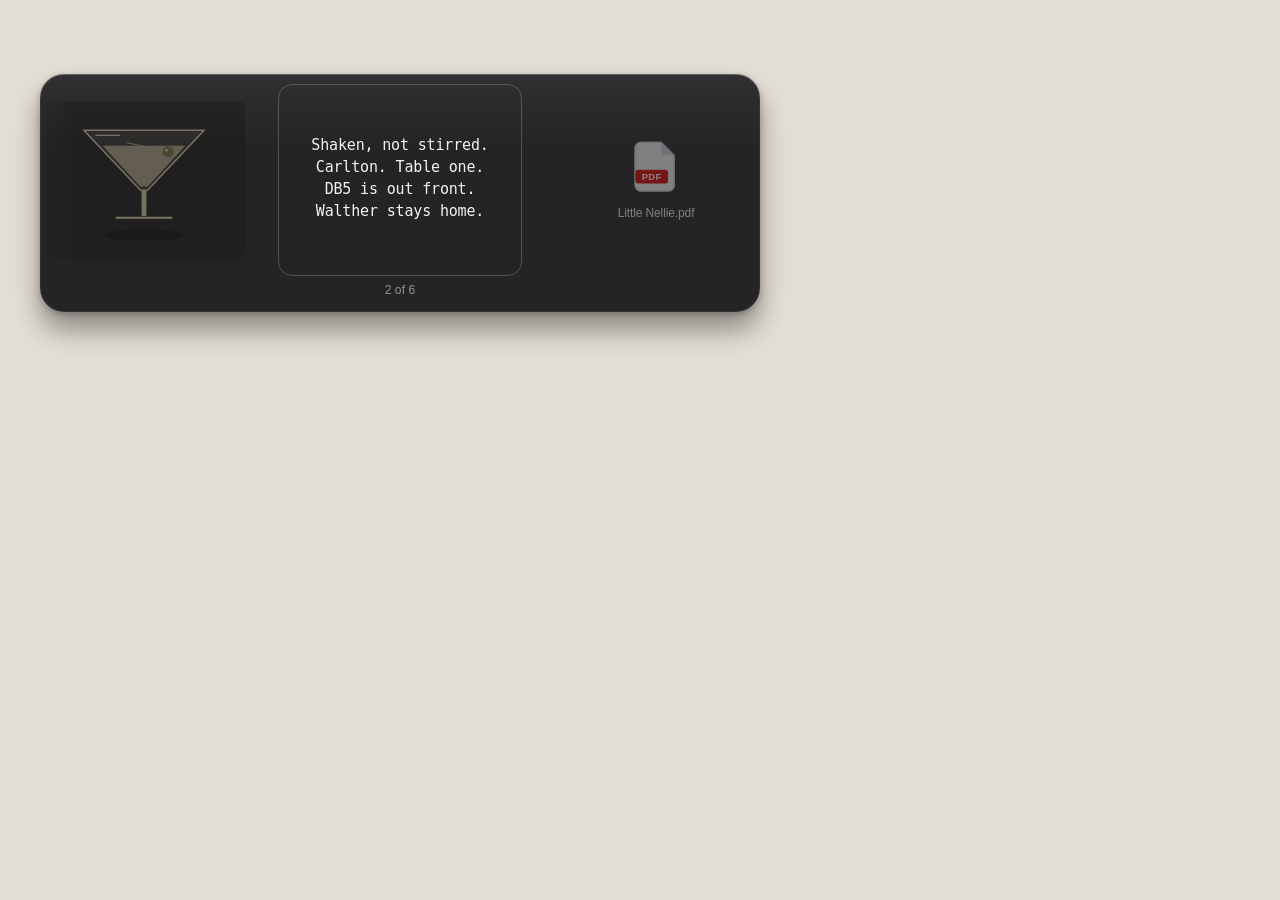
<file: lab/readme/shots.html>
<!DOCTYPE html>
<html lang="en">
<head>
<meta charset="utf-8">
<title>Roger · README shots</title>
<link rel="stylesheet" href="../bezel-2/bezel.css">
<link rel="stylesheet" href="shots.css">
<script>
  document.documentElement.dataset.shot = new URLSearchParams(location.search).get("shot") || "bezel";
</script>
</head>
<body>
  <div class="stage shot-bezel">
    <div class="bezel">
      <div class="surface">
        <div class="ring"></div>
        <div class="strip">
          <div class="item image pos-l"><img src="martini.svg" alt=""></div>
          <div class="item text pos-c"><p>Shaken, not stirred.<br>Carlton. Table one.<br>DB5 is out front.<br>Walther stays home.</p></div>
          <div class="item file pos-r">
            <img class="glyph" src="../bezel-2/assets/pdf.svg" alt="">
            <span class="name">Little Nellie.pdf</span>
          </div>
        </div>
        <p class="counter">2 of 6</p>
      </div>
    </div>
  </div>

  <div class="stage menu">
    <div class="panel" role="menu">
      <div class="row">Open history&nbsp;&nbsp;⌃⌥⌘V</div>
      <div class="sep"></div>
      <div class="row image"><img src="martini.svg" alt=""></div>
      <div class="row">Shaken, not stirred. Carlton. Table one.…</div>
      <div class="row">Little Nellie.pdf</div>
      <div class="row">Bring the cufflinks.</div>
      <div class="row">git rebase --autosquash origin/main</div>
      <div class="row">https://github.com/GeorgeGally/roger/rel…</div>
      <div class="sep"></div>
      <div class="row">Clear history</div>
      <div class="row">Allow Pasting in Accessibility…</div>
      <div class="row">Preferences…</div>
      <div class="row">Quit Roger</div>
    </div>

    <div class="prefs">
      <div class="titlebar">
        <div class="close"></div>
        <h2>Preferences</h2>
      </div>
      <div class="body">
        <div class="field">⌃⌥⌘V</div>
        <p class="caption">Control Option Command V</p>
        <p class="kept">Pastes kept</p>
        <div class="popup">
          <span>50</span>
          <svg width="9" height="14" viewBox="0 0 9 14" aria-hidden="true">
            <path d="M1.2 5.2 L4.5 1.6 L7.8 5.2" fill="none" stroke="#6a6a6e" stroke-width="1.3" stroke-linejoin="round" stroke-linecap="round"/>
            <path d="M1.2 8.8 L4.5 12.4 L7.8 8.8" fill="none" stroke="#6a6a6e" stroke-width="1.3" stroke-linejoin="round" stroke-linecap="round"/>
          </svg>
        </div>
      </div>
    </div>
  </div>
</body>
</html>
</file>
<file: lab/bezel-2/bezel.css>
/* The bezel, in points, from Sources/RogerCore/Bezel.swift.
   Shot at 2x. One point is one CSS pixel on the 800x400 stage. */

.bezel {
  position: relative;
  width: 720px;
  height: 238px;
  border-radius: 24px;
  box-shadow:
    0 18px 28px rgba(0, 0, 0, 0.38),
    0 2px 6px rgba(0, 0, 0, 0.22);
}

.surface {
  position: absolute;
  inset: 0;
  border-radius: 24px;
  overflow: hidden;
  background:
    linear-gradient(180deg, rgba(255, 255, 255, 0.055), rgba(255, 255, 255, 0) 32%),
    #242426;
  box-shadow:
    inset 0 1px 0 rgba(255, 255, 255, 0.20),
    inset 0 0 0 1px rgba(255, 255, 255, 0.06);
}

.strip {
  position: absolute;
  left: 0;
  right: 0;
  top: 14px;
  height: 184px;
  -webkit-mask-image: linear-gradient(90deg, transparent 0, #000 36px, #000 calc(100% - 36px), transparent 100%);
  mask-image: linear-gradient(90deg, transparent 0, #000 36px, #000 calc(100% - 36px), transparent 100%);
}

.item {
  position: absolute;
  top: 0;
  width: 236px;
  height: 184px;
  box-sizing: border-box;
}

/* Source uses 0.34. Held at 0.44 in the still so a neighbour
   still reads as a picture or a file once the panel is reduced
   to a timeline. The selected item stays at full size and full white. */
.pos-l { left: -14px; transform: scale(0.86); opacity: 0.44; }
.pos-c { left: 242px; }
.pos-r { left: 498px; transform: scale(0.86); opacity: 0.44; }

.item.text {
  display: flex;
  align-items: center;
  justify-content: center;
  padding: 12px 16px;
}

.item.text p {
  margin: 0;
  transform: translateY(-2px);
  font-family: "JetBrains Mono", ui-monospace, monospace;
  font-size: 15px;
  font-weight: 400;
  line-height: 22px;
  letter-spacing: -0.011em;
  text-align: center;
  color: rgba(255, 255, 255, 0.94);
}

.item.image img {
  display: block;
  width: 236px;
  height: 184px;
  object-fit: cover;
  object-position: center 32%;
  border-radius: 10px;
}

.item.file {
  display: flex;
  flex-direction: column;
  align-items: center;
  justify-content: center;
  gap: 14px;
  padding: 16px;
}

.item.file .glyph {
  width: 64px;
  height: 64px;
  display: block;
}

.item.file .name {
  font-family: Inter, sans-serif;
  font-size: 14px;
  font-weight: 500;
  line-height: 1.25;
  letter-spacing: -0.011em;
  text-align: center;
  color: rgba(255, 255, 255, 0.94);
}

.counter {
  position: absolute;
  left: 0;
  right: 0;
  top: 208px;
  height: 16px;
  margin: 0;
  display: flex;
  align-items: center;
  justify-content: center;
  font-family: Inter, sans-serif;
  font-weight: 500;
  font-size: 12px;
  line-height: 16px;
  letter-spacing: 0.01em;
  font-variant-numeric: tabular-nums;
  color: rgba(255, 255, 255, 0.5);
}
</file>
<file: lab/bezel-2/frames.css>
:root {
  --sans: Inter, -apple-system, "Helvetica Neue", sans-serif;
  --serif: "Noto Serif", "Liberation Serif", serif;
  --display: "Noto Serif Display", "Noto Serif", serif;
  --mono: "JetBrains Mono", ui-monospace, monospace;
  --ink: #1C1B19;
  --paper: #E4DFD6;
}

* { box-sizing: border-box; }

html, body {
  margin: 0;
  background: #E8E4DC;
  color: var(--ink);
  font: 400 14px/1.45 var(--sans);
  -webkit-font-smoothing: antialiased;
  text-rendering: geometricPrecision;
}

.lab {
  width: 800px;
  margin: 0 auto;
  padding: 48px 0 80px;
}

.mast {
  display: flex;
  align-items: baseline;
  gap: 14px;
  padding-bottom: 12px;
  border-bottom: 1px solid #D4CFC6;
}

.mast h1 {
  margin: 0;
  font: 500 15px/1 var(--mono);
  letter-spacing: 0.01em;
}

.mast p { margin: 0; color: #6F6A62; font-size: 13px; }

.entry { padding-top: 48px; }
.entry h2 { margin: 0 0 4px; font: 500 13px/1 var(--mono); letter-spacing: 0.03em; }
.entry .idea { margin: 0 0 14px; max-width: 640px; color: #5E5A53; font-size: 13.5px; }

.stage {
  position: relative;
  width: 800px;
  height: 400px;
  overflow: hidden;
}

/* 1 — Still. The object, life size. */
.v1 { background: var(--paper); }
.v1 .bezel { position: absolute; left: 40px; top: 74px; }

/* Selection studies. Drawn beside the strip: the strip's edge mask
   clips an outline, so a full ring would lose its top and bottom.
   (a) is the app: 1px, on whole pixels, 3px off the item, in the
   warm plate the bowtie is shown on, at a quarter strength. (b) is the
   same ring in white at the weight it was scored. */
.ring { display: none; }
.select-a .ring,
.select-b .ring,
.select-c .ring {
  display: block;
  position: absolute;
  box-sizing: border-box;
  pointer-events: none;
}
.select-a .ring {
  left: 238px;
  top: 10px;
  width: 244px;
  height: 192px;
  border-radius: 14px;
  border: 1px solid rgba(230, 211, 176, 0.25);
}
.select-b .ring {
  left: 237.5px;
  top: 9.5px;
  width: 245px;
  height: 193px;
  border-radius: 14.5px;
  border: 1.5px solid #fff;
}
.select-c .ring {
  left: 242px;
  top: 14px;
  width: 236px;
  height: 184px;
  border-radius: 10px;
  background: rgba(255, 255, 255, 0.07);
  border: 1px solid rgba(255, 255, 255, 0.78);
}

/* 2 — Line. The same panel, pulled in until the note is the picture.
   Side crops dissolve into the black so the frame is a crop, not a slice. */
.v2 { background: #0E0D0C; }
.v2 .bezel {
  position: absolute;
  left: 50%;
  top: -72px;
  margin-left: -360px;
  transform: scale(2);
  transform-origin: top center;
  box-shadow:
    0 18px 28px rgba(0, 0, 0, 0.5),
    0 0 0 1px rgba(255, 255, 255, 0.16);
}
.v2 .veil {
  position: absolute;
  inset: 0;
  pointer-events: none;
  background: linear-gradient(90deg,
    #0E0D0C 0%, rgba(14, 13, 12, 0) 18%,
    rgba(14, 13, 12, 0) 82%, #0E0D0C 100%);
}

/* 3 — Face. Image selected, gallery white. */
.v3 { background: #F4F4F2; }
.v3 .bezel { position: absolute; left: 40px; top: 74px; }

/* 4 — Page. A note, and the bezel opened over the middle of it. */
.v4 { background: #F3EEE4; }
.v4 .kicker,
.v4 .lead,
.v4 .tail {
  position: absolute;
  left: 76px;
  margin: 0;
  color: var(--ink);
}
.v4 .kicker {
  top: 22px;
  font-family: var(--serif);
  font-style: italic;
  font-size: 15px;
  color: #8A847A;
}
.v4 .lead {
  top: 42px;
  font-family: var(--display);
  font-weight: 400;
  font-size: 40px;
  line-height: 1;
  letter-spacing: -0.025em;
}
.v4 .bezel {
  position: absolute;
  left: 76px;
  top: 108px;
  transform: scale(0.9);
  transform-origin: top left;
}
.v4 .tail {
  top: 366px;
  font-family: var(--serif);
  font-style: italic;
  font-size: 18px;
  line-height: 1;
}

/* 5 — Name. The file, full strength, and the only caption the panel needs. */
.v5 { background: #0E0D0C; }
.v5 .bezel {
  position: absolute;
  left: 50%;
  top: 54px;
  margin-left: -360px;
  transform: scale(1.28);
  transform-origin: top center;
  box-shadow:
    0 18px 28px rgba(0, 0, 0, 0.55),
    0 0 0 1px rgba(255, 255, 255, 0.16);
}
.v5 .lockup {
  position: absolute;
  left: 0;
  right: 0;
  top: 14px;
  display: flex;
  align-items: center;
  justify-content: center;
  gap: 10px;
  color: #F3EFE6;
}
.v5 .lockup .mark {
  height: 16px;
  width: auto;
  display: block;
  filter: invert(1);
}
.v5 .lockup .name {
  font-family: var(--display);
  font-size: 26px;
  line-height: 1;
  letter-spacing: -0.02em;
}
.v5 .lockup .keys {
  margin-left: 14px;
  font-family: var(--mono);
  font-size: 13px;
  letter-spacing: 0.02em;
  color: rgba(243, 239, 230, 0.55);
}

html[data-shot] body { background: transparent; }
html[data-shot] .lab { width: auto; margin: 0; padding: 0; }
html[data-shot] .mast,
html[data-shot] .entry h2,
html[data-shot] .entry .idea { display: none; }
html[data-shot] .entry { display: contents; }
html[data-shot] .stage { display: none; }
html[data-shot] .stage.on { display: block; }

html[data-frame="hero"],
html[data-frame="hero"] body {
  width: 800px;
  height: 400px;
  overflow: hidden;
}

html[data-frame="social"],
html[data-frame="social"] body {
  width: 640px;
  height: 320px;
  overflow: hidden;
}

html[data-frame="social"] .stage.on {
  transform: scale(0.8);
  transform-origin: top left;
}

html[data-shot="v1"] { background: var(--paper); }
html[data-shot="v2"] { background: #0E0D0C; }
html[data-shot="v3"] { background: #F4F4F2; }
html[data-shot="v4"] { background: #F3EEE4; }
html[data-shot="v5"] { background: #0E0D0C; }
</file>
<file: lab/readme/shots.css>
/* README shots. The bezel metrics match lab/bezel-2 and Bezel.swift.
   One CSS pixel is one point; Chrome shoots at 2x. */

:root {
  --paper: #E4DFD6;
  --plate: rgba(230, 211, 176, 0.25);
  --sans: Inter, -apple-system, "Helvetica Neue", sans-serif;
  --mono: "JetBrains Mono", ui-monospace, monospace;
}

* { box-sizing: border-box; }

html, body {
  margin: 0;
  background: var(--paper);
  overflow: hidden;
}

html[data-shot="bezel"],
html[data-shot="bezel"] body { width: 800px; height: 400px; }

html[data-shot="menu"],
html[data-shot="menu"] body { width: 800px; height: 460px; }

.stage { display: none; position: relative; width: 100%; height: 100%; }
html[data-shot="bezel"] .stage.shot-bezel,
html[data-shot="menu"] .stage.menu { display: block; }

/* Same placement as the Still hero. The stage must not carry the
   bezel class: that class owns the panel shadow, and on an 800×400
   stage it darkens the rounded corners of the picture. */
.stage.shot-bezel { overflow: hidden; }
.stage.shot-bezel .bezel { position: absolute; left: 40px; top: 74px; }
.ring {
  position: absolute;
  left: 238px;
  top: 10px;
  width: 244px;
  height: 192px;
  box-sizing: border-box;
  border-radius: 14px;
  border: 1px solid var(--plate);
  pointer-events: none;
}
.item.image img { object-position: center; }

/* Menu and the Preferences window, the two AppKit surfaces. */
.stage.menu .panel {
  position: absolute;
  left: 48px;
  top: 52px;
  width: 300px;
  padding: 5px 0;
  border-radius: 10px;
  background: rgba(246, 246, 246, 0.96);
  border: 1px solid rgba(0, 0, 0, 0.14);
  box-shadow:
    0 18px 40px rgba(0, 0, 0, 0.22),
    0 2px 6px rgba(0, 0, 0, 0.10);
  font: 13px/1 var(--sans);
  color: #1d1d1f;
  -webkit-font-smoothing: antialiased;
}

.stage.menu .row {
  height: 22px;
  display: flex;
  align-items: center;
  padding: 0 14px;
  white-space: nowrap;
  letter-spacing: -0.008em;
}

.stage.menu .row.image {
  height: 56px;
  padding: 0;
}

.stage.menu .row.image img {
  width: 48px;
  height: 48px;
  margin-left: 14px;
  border-radius: 6px;
  object-fit: cover;
  display: block;
}

.stage.menu .sep {
  height: 1px;
  margin: 5px 14px;
  background: rgba(0, 0, 0, 0.12);
}

.prefs {
  position: absolute;
  left: 412px;
  top: 96px;
  width: 300px;
  border-radius: 10px;
  overflow: hidden;
  background: #f3f3f3;
  border: 1px solid rgba(0, 0, 0, 0.16);
  box-shadow:
    0 22px 44px rgba(0, 0, 0, 0.24),
    0 2px 6px rgba(0, 0, 0, 0.12);
  font-family: var(--sans);
  -webkit-font-smoothing: antialiased;
}

.prefs .titlebar {
  position: relative;
  height: 28px;
  background: linear-gradient(#f7f7f7, #ececec);
  border-bottom: 1px solid #d2d2d2;
}

.prefs .close {
  position: absolute;
  left: 10px;
  top: 8px;
  width: 12px;
  height: 12px;
  border-radius: 50%;
  background: #ff5f57;
  box-shadow: inset 0 0 0 0.5px rgba(0, 0, 0, 0.18);
}

.prefs h2 {
  margin: 0;
  height: 28px;
  display: flex;
  align-items: center;
  justify-content: center;
  font: 500 13px/1 var(--sans);
  color: #1d1d1f;
  letter-spacing: -0.01em;
}

.prefs .body { position: relative; height: 176px; }

.prefs .field {
  position: absolute;
  left: 20px;
  top: 20px;
  width: 260px;
  height: 40px;
  border-radius: 9px;
  background: rgba(0, 0, 0, 0.045);
  border: 1px solid rgba(0, 0, 0, 0.14);
  display: flex;
  align-items: center;
  justify-content: center;
  font: 500 15px/1 var(--mono);
  letter-spacing: 0;
  color: #1d1d1f;
}

.prefs .caption,
.prefs .kept {
  position: absolute;
  left: 20px;
  width: 260px;
  height: 16px;
  margin: 0;
  display: flex;
  align-items: center;
  justify-content: center;
  font: 11px/16px var(--sans);
  color: rgba(0, 0, 0, 0.48);
}

.prefs .caption { top: 66px; }
.prefs .kept { top: 90px; }

.prefs .popup {
  position: absolute;
  left: 20px;
  top: 110px;
  width: 260px;
  height: 26px;
  border-radius: 5px;
  border: 1px solid #b6b6b6;
  background: linear-gradient(#ffffff, #f0f0f0);
  box-shadow: inset 0 1px 0 #fff, 0 1px 0 rgba(0, 0, 0, 0.04);
  display: flex;
  align-items: center;
  padding: 0 8px 0 10px;
  font: 13px/1 var(--sans);
  color: #1d1d1f;
}

.prefs .popup span { margin-right: auto; }

.prefs .popup svg { display: block; }
</file>
